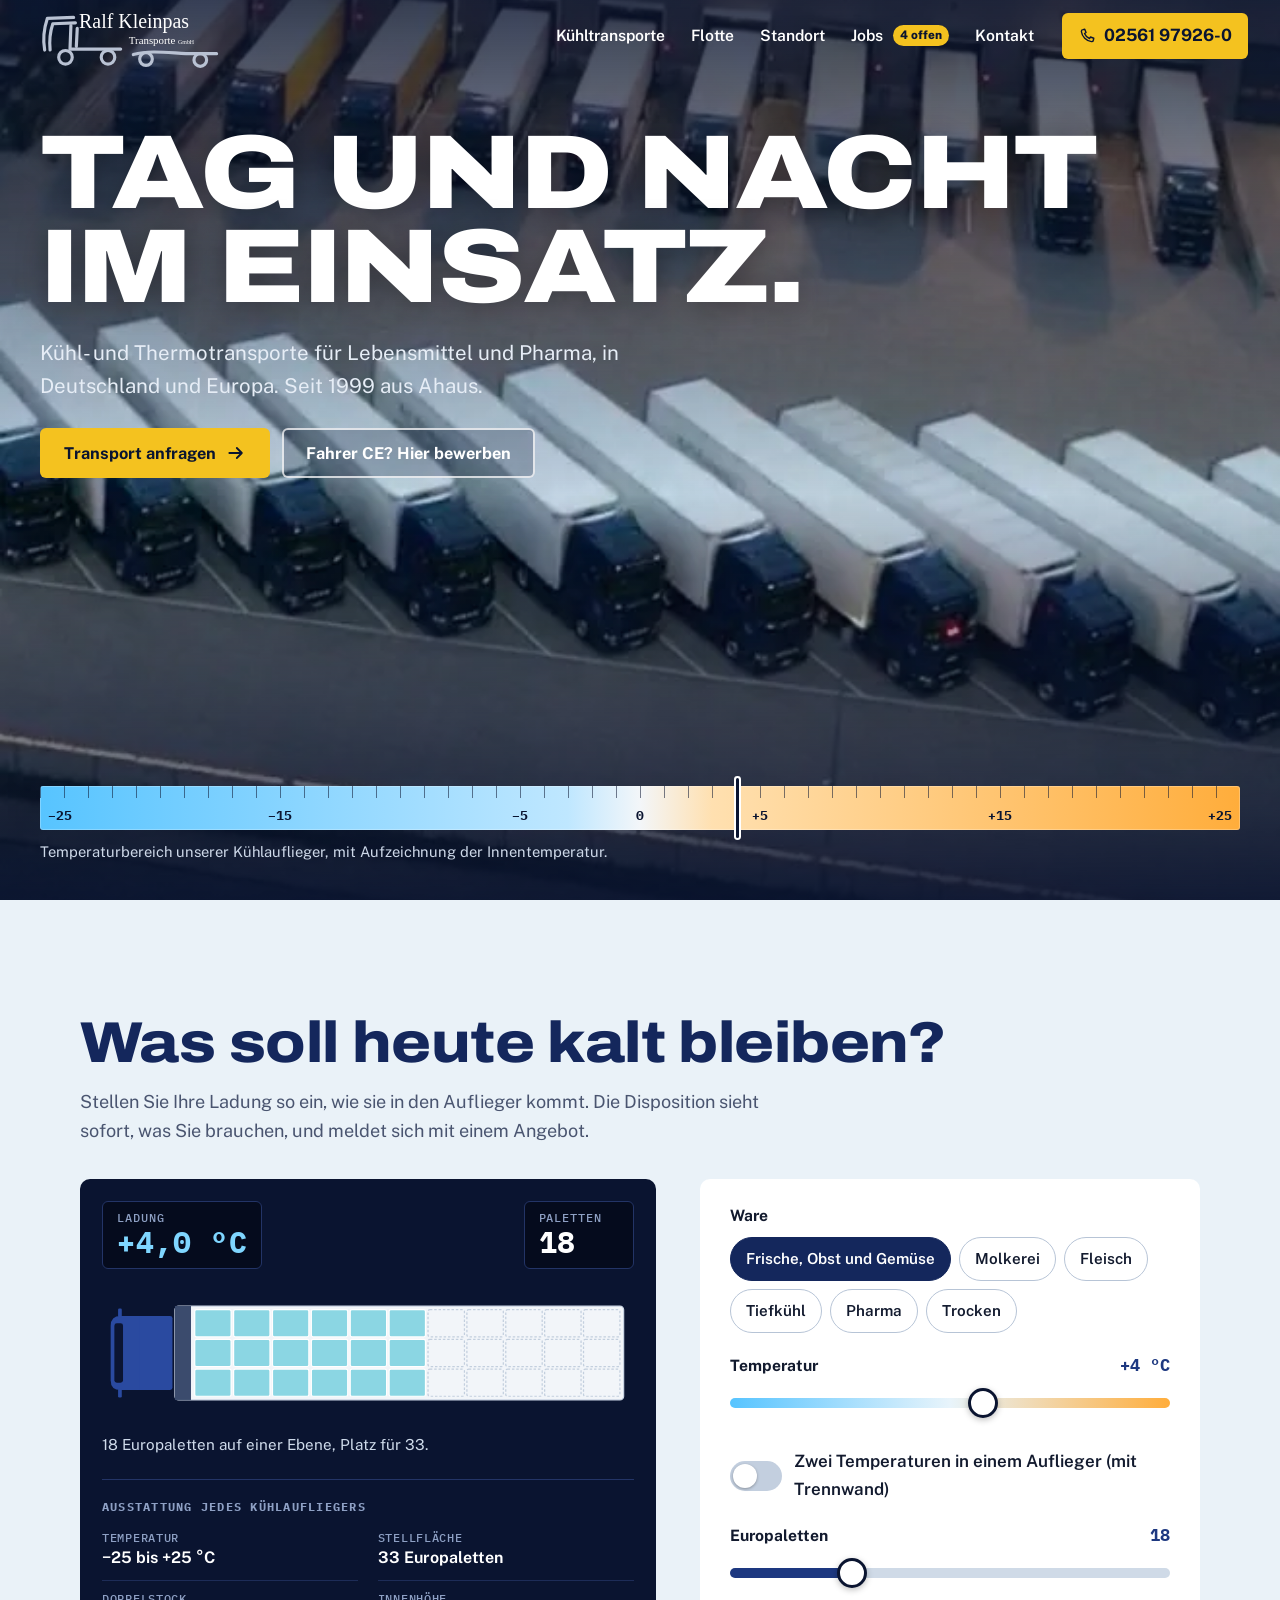
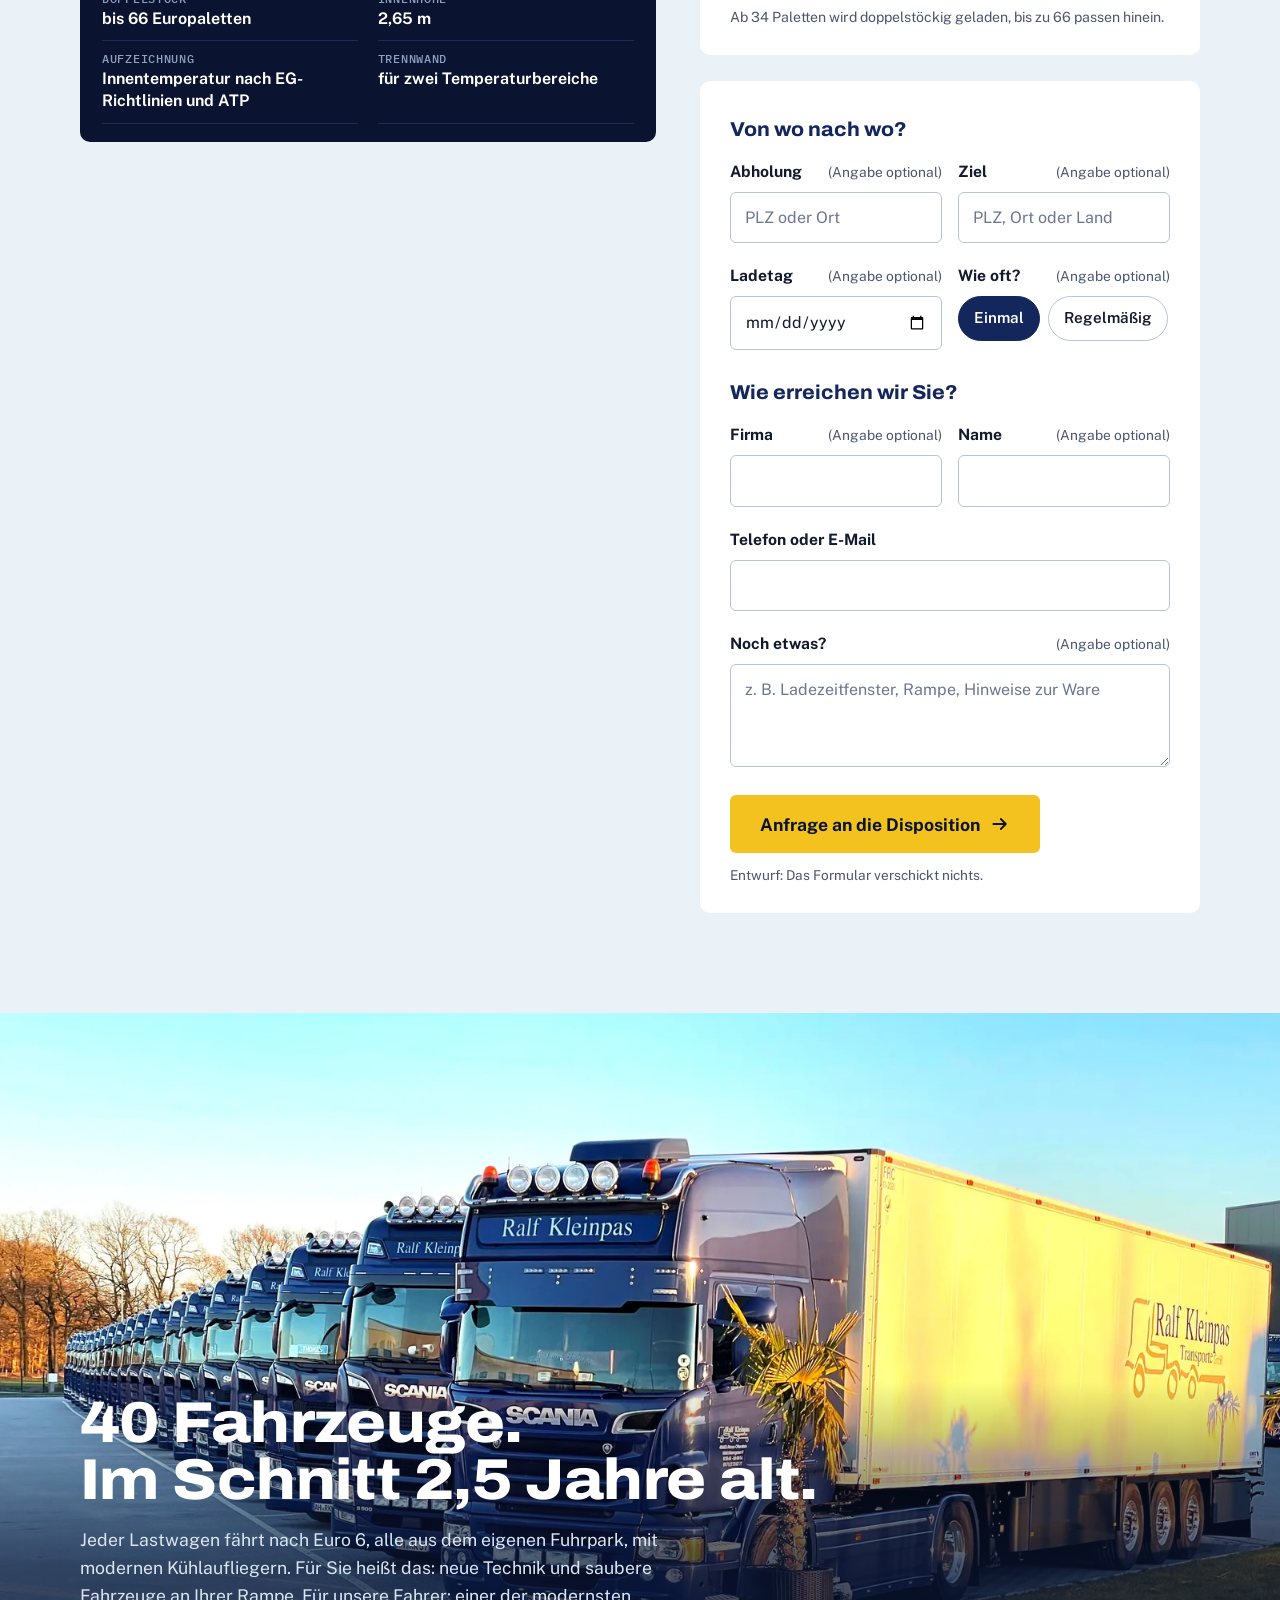
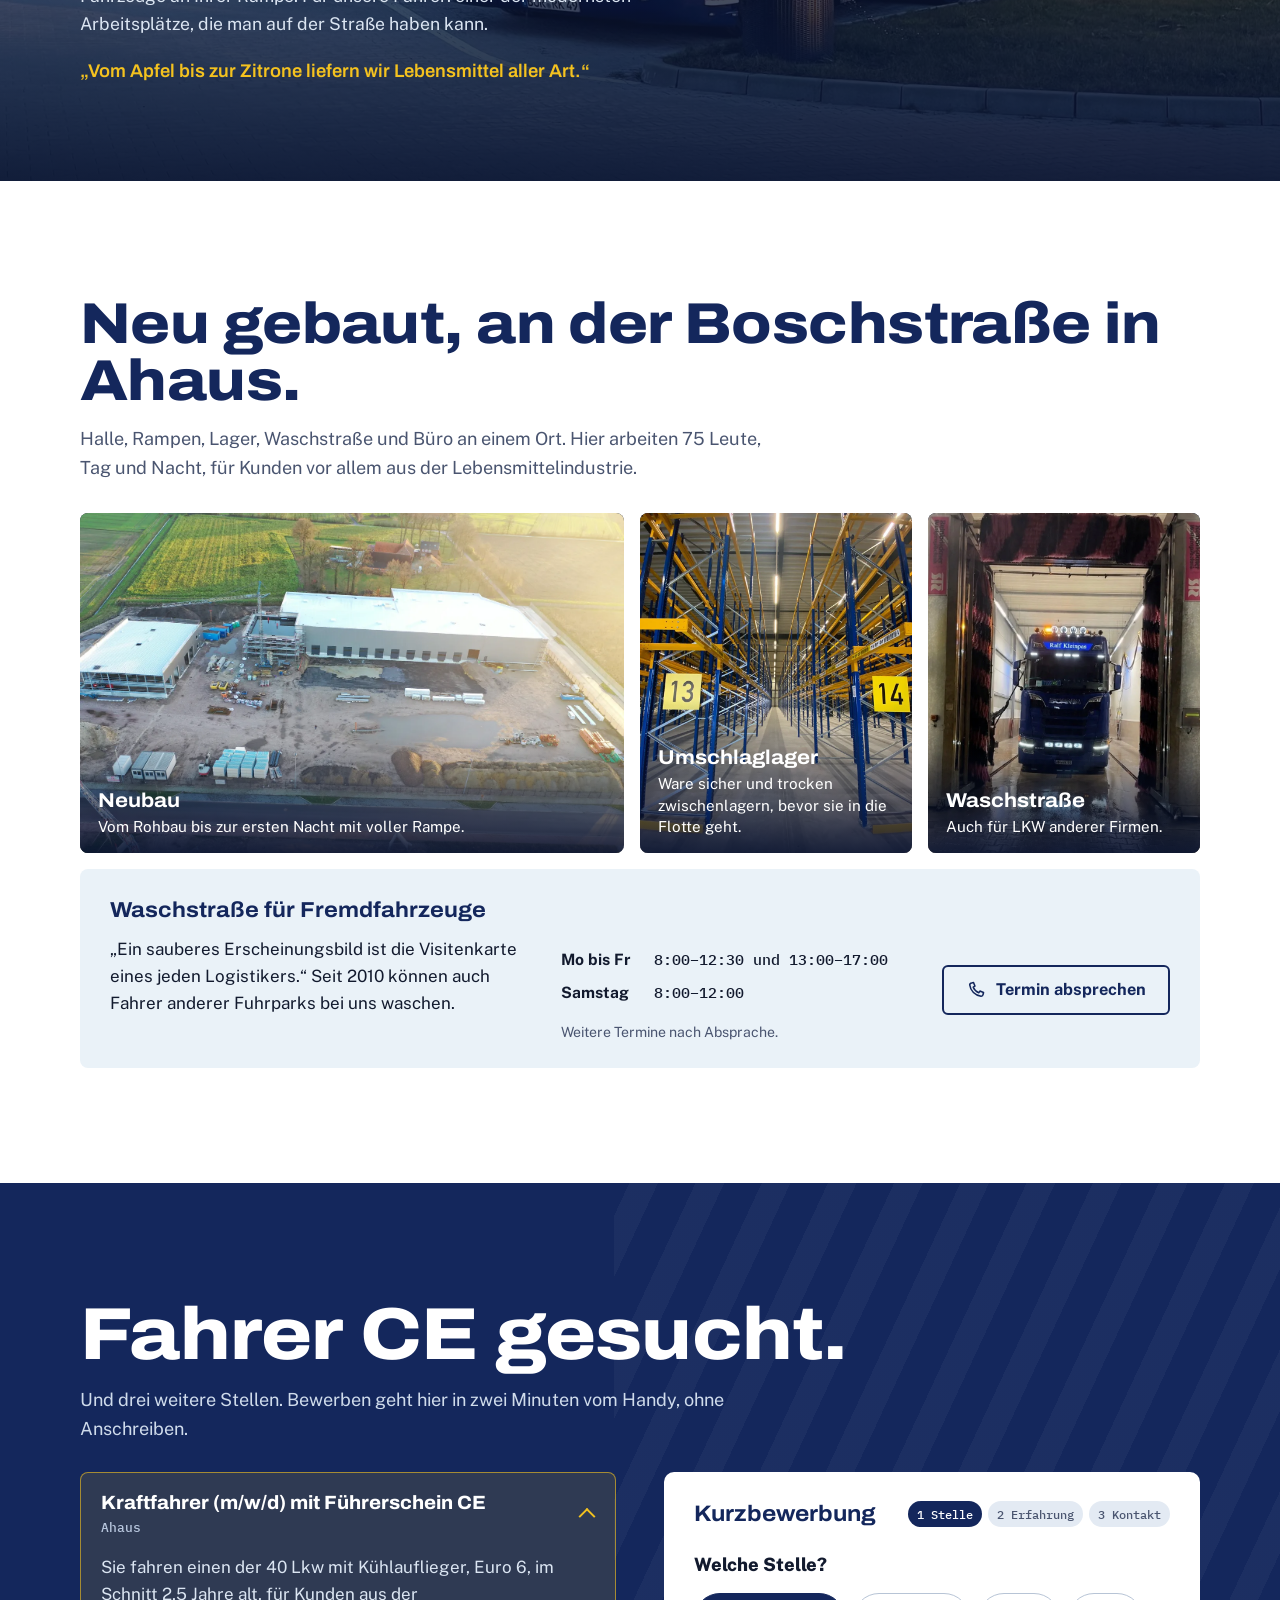
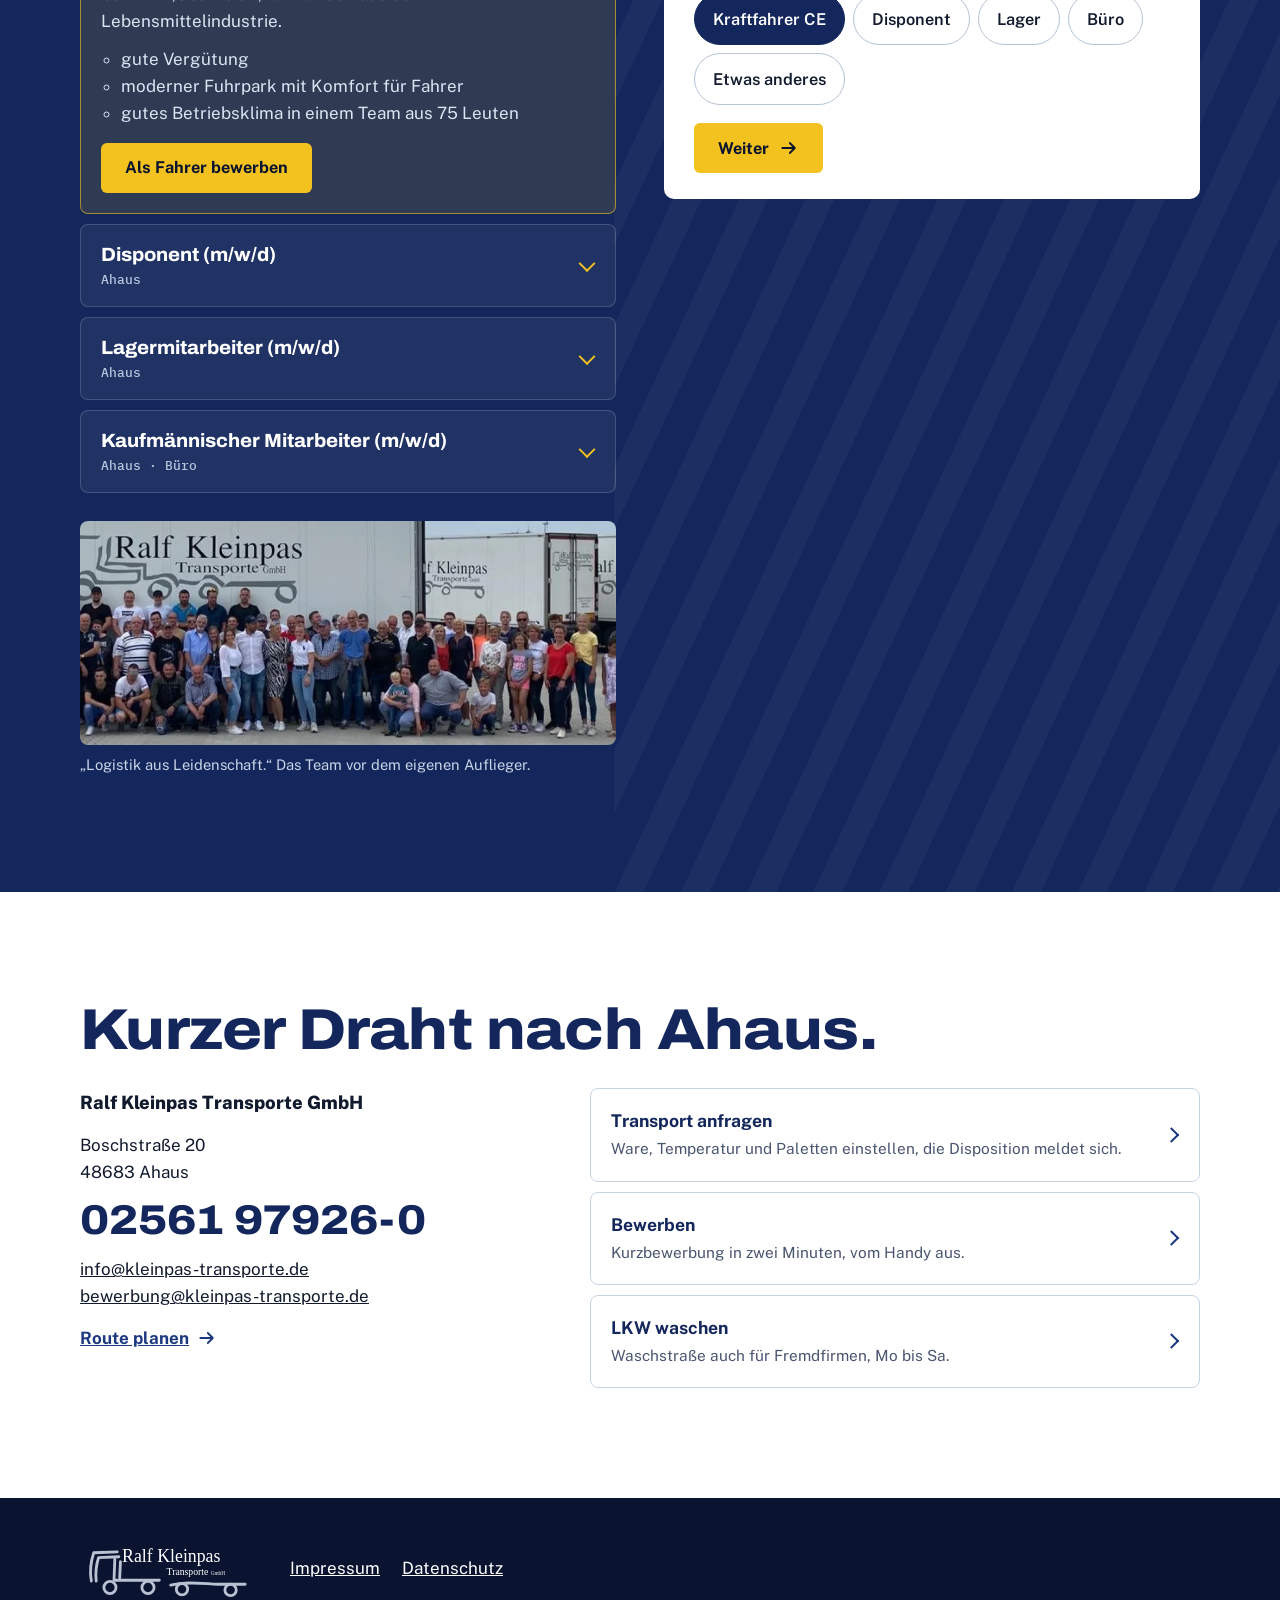
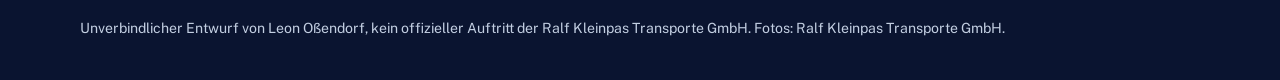
<file: index.html>
<!doctype html>
<html lang="de-DE">
<head>
<meta charset="utf-8">
<meta name="viewport" content="width=device-width, initial-scale=1">
<meta name="robots" content="noindex,nofollow">
<title>Ralf Kleinpas Transporte GmbH, Ahaus · Kühl- und Thermotransporte (Entwurf)</title>
<meta name="description" content="Kühl- und Thermotransporte für Lebensmittel und Pharma, national und international. Seit 1999 aus Ahaus. Unverbindlicher Entwurf.">
<link rel="icon" href="img/favicon.svg" type="image/svg+xml">
<link rel="preload" href="fonts/archivo-var.woff2" as="font" type="font/woff2" crossorigin>
<link rel="preload" href="img/standort-abend.webp" as="image" media="(min-width: 760px)">
<link rel="stylesheet" href="css/site.css?v=4">
</head>
<body>
<a class="springen" href="#inhalt">Zum Inhalt springen</a>

<svg width="0" height="0" style="position:absolute" aria-hidden="true">
  <symbol id="marke" viewBox="0 0 420 150">
    <g fill="none" stroke="currentColor" stroke-width="7" stroke-linecap="round" stroke-linejoin="round" class="marke-zug">
      <path d="M28 106 C24 84 26 60 34 36 L92 34"/>
      <path d="M40 106 C38 86 40 66 46 48 L96 46"/>
      <path d="M86 52 L84 104 L196 104"/>
      <path d="M100 58 L98 98"/>
      <path d="M224 116 C260 106 300 112 340 114 L408 114"/>
      <circle cx="74" cy="122" r="15"/><circle cx="168" cy="122" r="15"/><circle cx="252" cy="126" r="14"/><circle cx="372" cy="128" r="14"/>
    </g>
    <text x="104" y="58" class="marke-name">Ralf Kleinpas</text>
    <text x="214" y="92" class="marke-zusatz">Transporte <tspan class="marke-gmbh">GmbH</tspan></text>
  </symbol>
  <symbol id="pfeil" viewBox="0 0 24 24"><path d="M4 12h15m-6-6 6 6-6 6" fill="none" stroke="currentColor" stroke-width="2.2" stroke-linecap="round" stroke-linejoin="round"/></symbol>
  <symbol id="tel" viewBox="0 0 24 24"><path d="M6.6 3.5 9 3l1.7 4.3-2 1.4a12 12 0 0 0 6.6 6.6l1.4-2L21 15l-.5 2.4A2.4 2.4 0 0 1 18 19.5 15.5 15.5 0 0 1 4.5 6 2.4 2.4 0 0 1 6.6 3.5Z" fill="none" stroke="currentColor" stroke-width="1.9" stroke-linejoin="round"/></symbol>
</svg>

<header class="kopf" id="kopf">
  <div class="kopf__innen">
    <a class="kopf__marke" href="./" aria-label="Ralf Kleinpas Transporte GmbH, zur Startseite">
      <svg class="marke" role="img" aria-hidden="true"><use href="#marke"/></svg>
    </a>
    <nav class="kopf__nav" aria-label="Hauptmenü">
      <a href="#kuehlkette">Kühltransporte</a>
      <a href="#flotte">Flotte</a>
      <a href="#standort">Standort</a>
      <a href="#jobs" class="kopf__jobs">Jobs <span class="zahl">4 offen</span></a>
      <a href="#kontakt">Kontakt</a>
    </nav>
    <a class="kopf__tel" href="tel:+492561979260"><svg aria-hidden="true"><use href="#tel"/></svg><span>02561 97926-0</span></a>
    <button class="kopf__menue" type="button" aria-expanded="false" aria-controls="handymenue">Menü</button>
  </div>
  <nav class="handymenue" id="handymenue" aria-label="Menü" hidden>
    <a href="#kuehlkette">Kühltransporte</a>
    <a href="#flotte">Flotte</a>
    <a href="#standort">Standort Ahaus</a>
    <a href="#jobs">Jobs <span class="zahl">4 offen</span></a>
    <a href="#kontakt">Kontakt</a>
    <a href="tel:+492561979260" class="handymenue__tel">02561 97926-0 anrufen</a>
  </nav>
</header>

<main id="inhalt">

<section class="held" aria-labelledby="held-titel">
  <picture class="held__bild">
    <source media="(max-width: 759px)" srcset="img/standort-abend-hoch.webp" type="image/webp">
    <source srcset="img/standort-abend.webp" type="image/webp">
    <img src="img/standort-abend.jpg" width="1632" height="1088" alt="Der Betriebshof an der Boschstraße in Ahaus in der Abenddämmerung: Halle mit beleuchteten Laderampen, davor über vierzig Sattelzüge mit weißen Kühlaufliegern in Reihe.">
  </picture>
  <div class="held__text">
    <h1 id="held-titel" class="held__titel">Tag und Nacht<br>im Einsatz.</h1>
    <p class="held__satz">Kühl- und Thermotransporte für Lebensmittel und Pharma, in Deutschland und Europa. Seit 1999 aus Ahaus.</p>
    <div class="held__wege">
      <a class="knopf knopf--gelb" href="#kuehlkette">Transport anfragen <svg aria-hidden="true"><use href="#pfeil"/></svg></a>
      <a class="knopf knopf--hell" href="#jobs">Fahrer CE? Hier bewerben</a>
    </div>
  </div>
  <div class="skala" aria-label="Temperaturbereich unserer Kühlauflieger: minus 25 bis plus 25 Grad Celsius">
    <div class="skala__band" aria-hidden="true">
      <span style="--p:0%">−25</span><span style="--p:20%">−15</span><span style="--p:40%">−5</span><span style="--p:50%">0</span><span style="--p:60%">+5</span><span style="--p:80%">+15</span><span style="--p:100%">+25</span>
      <i class="skala__marke"></i>
    </div>
    <p class="skala__text">Temperaturbereich unserer Kühlauflieger, mit Aufzeichnung der Innentemperatur.</p>
  </div>
</section>

<section class="kette" id="kuehlkette" aria-labelledby="kette-titel">
  <div class="innen kette__kopf">
    <h2 id="kette-titel" class="titel">Was soll heute kalt bleiben?</h2>
    <p class="vorspann">Stellen Sie Ihre Ladung so ein, wie sie in den Auflieger kommt. Die Disposition sieht sofort, was Sie brauchen, und meldet sich mit einem Angebot.</p>
  </div>

  <form class="planer innen" id="planer" novalidate>
    <div class="planer__buehne">
      <div class="anzeige" aria-hidden="true">
        <div class="anzeige__feld"><span class="anzeige__name" id="zone1-name">Ladung</span><output class="anzeige__wert" id="anz1">+4,0&nbsp;°C</output></div>
        <div class="anzeige__feld anzeige__feld--zwei" id="anz2-feld" hidden><span class="anzeige__name">Zone hinten</span><output class="anzeige__wert" id="anz2">−18,0&nbsp;°C</output></div>
        <div class="anzeige__feld anzeige__feld--klein"><span class="anzeige__name">Paletten</span><output class="anzeige__wert" id="anzp">18</output></div>
      </div>
      <svg class="auflieger" id="auflieger" viewBox="0 0 860 220" role="img" aria-labelledby="auflieger-text">
        <title id="auflieger-text">Draufsicht auf einen Kühlauflieger mit 33 Palettenplätzen</title>
        <g class="auflieger__zug"><rect x="44" y="50" width="70" height="120" rx="4"/><path d="M14 66 Q14 50 30 50 H60 V170 H30 Q14 170 14 154 Z"/><rect x="20" y="62" width="14" height="96" rx="4" class="auflieger__scheibe"/><rect x="26" y="38" width="6" height="14" rx="2"/><rect x="26" y="168" width="6" height="14" rx="2"/></g>
        <rect x="118" y="34" width="726" height="152" rx="6" class="auflieger__kasten"/>
        <rect x="118" y="34" width="26" height="152" class="auflieger__aggregat"/>
        <g id="paletten"></g>
        <line id="trennwand" x1="0" y1="30" x2="0" y2="190" class="auflieger__wand" hidden/>
      </svg>
      <p class="planer__hinweis" id="planer-hinweis">18 Europaletten auf einer Ebene, Platz für 33.</p>
  <div class="typenschild" aria-labelledby="schild-titel">
        <h3 id="schild-titel" class="typenschild__titel">Ausstattung jedes Kühlaufliegers</h3>
        <dl class="typenschild__liste">
          <div><dt>Temperatur</dt><dd>−25 bis +25&nbsp;°C</dd></div>
          <div><dt>Stellfläche</dt><dd>33 Europaletten</dd></div>
          <div><dt>Doppelstock</dt><dd>bis 66 Europaletten</dd></div>
          <div><dt>Innenhöhe</dt><dd>2,65 m</dd></div>
          <div><dt>Aufzeichnung</dt><dd>Innentemperatur nach EG-Richtlinien und ATP</dd></div>
          <div><dt>Trennwand</dt><dd>für zwei Temperaturbereiche</dd></div>
        </dl>
      </div>
    </div>

    <div class="planer__regler">
      <fieldset class="feld">
        <legend>Ware</legend>
        <div class="chips" data-gruppe="ware">
          <label><input type="radio" name="ware" value="Frische, Obst und Gemüse" data-temp="4" checked><span>Frische, Obst und Gemüse</span></label>
          <label><input type="radio" name="ware" value="Molkereiprodukte" data-temp="6"><span>Molkerei</span></label>
          <label><input type="radio" name="ware" value="Fleisch und Wurst" data-temp="2"><span>Fleisch</span></label>
          <label><input type="radio" name="ware" value="Tiefkühlware" data-temp="-20"><span>Tiefkühl</span></label>
          <label><input type="radio" name="ware" value="Pharma" data-temp="20"><span>Pharma</span></label>
          <label><input type="radio" name="ware" value="Trockenware" data-temp="18"><span>Trocken</span></label>
        </div>
      </fieldset>

      <div class="feld">
        <label for="temp1" class="feld__name">Temperatur <output for="temp1" id="temp1-wert">+4&nbsp;°C</output></label>
        <input type="range" id="temp1" name="temperatur" min="-25" max="25" step="1" value="4" class="regler regler--temp">
      </div>

      <label class="schalter">
        <input type="checkbox" id="trennwand-an" name="trennwand">
        <span class="schalter__knopf" aria-hidden="true"></span>
        <span>Zwei Temperaturen in einem Auflieger (mit Trennwand)</span>
      </label>
      <div class="feld" id="temp2-feld" hidden>
        <label for="temp2" class="feld__name">Zone hinten <output for="temp2" id="temp2-wert">−18&nbsp;°C</output></label>
        <input type="range" id="temp2" name="temperatur_hinten" min="-25" max="25" step="1" value="-18" class="regler regler--temp">
      </div>

      <div class="feld">
        <label for="paletten-zahl" class="feld__name">Europaletten <output for="paletten-zahl" id="paletten-wert">18</output></label>
        <input type="range" id="paletten-zahl" name="paletten" min="1" max="66" step="1" value="18" class="regler">
        <p class="feld__klein">Ab 34 Paletten wird doppelstöckig geladen, bis zu 66 passen hinein.</p>
      </div>
    </div>

    <div class="planer__fahrt">
      <h3 class="untertitel">Von wo nach wo?</h3>
      <div class="raster2">
        <div class="feld"><label for="von" class="feld__name">Abholung <span class="opt">(Angabe optional)</span></label><input id="von" name="von" type="text" autocomplete="off" placeholder="PLZ oder Ort"></div>
        <div class="feld"><label for="nach" class="feld__name">Ziel <span class="opt">(Angabe optional)</span></label><input id="nach" name="nach" type="text" autocomplete="off" placeholder="PLZ, Ort oder Land"></div>
        <div class="feld"><label for="ladetag" class="feld__name">Ladetag <span class="opt">(Angabe optional)</span></label><input id="ladetag" name="ladetag" type="date"></div>
        <fieldset class="feld">
          <legend class="feld__name">Wie oft? <span class="opt">(Angabe optional)</span></legend>
          <div class="chips chips--klein">
            <label><input type="radio" name="haeufigkeit" value="einmalig" checked><span>Einmal</span></label>
            <label><input type="radio" name="haeufigkeit" value="regelmäßig"><span>Regelmäßig</span></label>
          </div>
        </fieldset>
      </div>
      <h3 class="untertitel">Wie erreichen wir Sie?</h3>
      <div class="raster2">
        <div class="feld"><label for="firma" class="feld__name">Firma <span class="opt">(Angabe optional)</span></label><input id="firma" name="firma" type="text" autocomplete="organization"></div>
        <div class="feld"><label for="a-name" class="feld__name">Name <span class="opt">(Angabe optional)</span></label><input id="a-name" name="name" type="text" autocomplete="name"></div>
        <div class="feld feld--breit"><label for="a-kontakt" class="feld__name">Telefon oder E-Mail</label><input id="a-kontakt" name="kontakt" type="text" autocomplete="email" required aria-describedby="a-kontakt-fehler"><p class="fehler" id="a-kontakt-fehler" hidden>Bitte eine Telefonnummer oder E-Mail-Adresse angeben, damit die Disposition antworten kann.</p></div>
        <div class="feld feld--breit"><label for="a-text" class="feld__name">Noch etwas? <span class="opt">(Angabe optional)</span></label><textarea id="a-text" name="nachricht" rows="3" placeholder="z. B. Ladezeitfenster, Rampe, Hinweise zur Ware"></textarea></div>
      </div>
      <button class="knopf knopf--gelb knopf--gross" type="submit">Anfrage an die Disposition <svg aria-hidden="true"><use href="#pfeil"/></svg></button>
      <p class="demo-hinweis">Entwurf: Das Formular verschickt nichts.</p>
    </div>

    <div class="bestaetigung" id="planer-ok" tabindex="-1" hidden>
      <p class="bestaetigung__kopf">Anfrage ist bei der Disposition.</p>
      <p id="planer-zusammenfassung"></p>
      <p class="bestaetigung__klein">So würde es auf der fertigen Seite laufen: Die Anfrage landet mit allen Angaben als E-Mail bei der Disposition in Ahaus, und Sie bekommen eine kurze Eingangsbestätigung. Im Entwurf wird nichts verschickt.</p>
      <button type="button" class="knopf knopf--rahmen" id="planer-neu">Weitere Anfrage</button>
    </div>
  </form>

</section>

<section class="flotte" id="flotte" aria-labelledby="flotte-titel">
  <picture class="flotte__bild">
    <source srcset="img/flotte.webp" type="image/webp">
    <img src="img/flotte.jpg" width="1600" height="961" loading="lazy" alt="Lange Reihe dunkelblauer Scania-Sattelzüge mit der Aufschrift Ralf Kleinpas auf dem Betriebshof.">
  </picture>
  <div class="flotte__text innen">
    <h2 id="flotte-titel" class="titel titel--hell">40 Fahrzeuge.<br>Im Schnitt 2,5 Jahre alt.</h2>
    <p>Jeder Lastwagen fährt nach Euro 6, alle aus dem eigenen Fuhrpark, mit modernen Kühlaufliegern. Für Sie heißt das: neue Technik und saubere Fahrzeuge an Ihrer Rampe. Für unsere Fahrer: einer der modernsten Arbeitsplätze, die man auf der Straße haben kann.</p>
    <p class="flotte__zitat">„Vom Apfel bis zur Zitrone liefern wir Lebensmittel aller Art.“</p>
  </div>
</section>

<section class="standort innen" id="standort" aria-labelledby="standort-titel">
  <div class="standort__kopf">
    <h2 id="standort-titel" class="titel">Neu gebaut, an der Boschstraße in Ahaus.</h2>
    <p class="vorspann">Halle, Rampen, Lager, Waschstraße und Büro an einem Ort. Hier arbeiten 75 Leute, Tag und Nacht, für Kunden vor allem aus der Lebensmittelindustrie.</p>
  </div>
  <div class="standort__raster">
    <figure class="kachel kachel--gross">
      <picture><source srcset="img/neubau-bau.webp" type="image/webp"><img src="img/neubau-bau.jpg" width="1400" height="933" loading="lazy" alt="Luftaufnahme der Baustelle: die neue Halle im Rohbau, daneben das Bürogebäude, rundherum Felder."></picture>
      <figcaption><strong>Neubau</strong> Vom Rohbau bis zur ersten Nacht mit voller Rampe.</figcaption>
    </figure>
    <figure class="kachel">
      <picture><source srcset="img/lager-regal.webp" type="image/webp"><img src="img/lager-regal.jpg" width="900" height="1200" loading="lazy" alt="Lange Gasse zwischen neuen blau-gelben Palettenregalen in der Halle."></picture>
      <figcaption><strong>Umschlaglager</strong> Ware sicher und trocken zwischenlagern, bevor sie in die Flotte geht.</figcaption>
    </figure>
    <figure class="kachel">
      <picture><source srcset="img/waschstrasse.webp" type="image/webp"><img src="img/waschstrasse.jpg" width="834" height="942" loading="lazy" alt="Ein dunkelblauer Scania mit Kleinpas-Schriftzug fährt in die LKW-Waschstraße."></picture>
      <figcaption><strong>Waschstraße</strong> Auch für LKW anderer Firmen.</figcaption>
    </figure>
  </div>

  <aside class="wasch" aria-labelledby="wasch-titel">
    <h3 id="wasch-titel">Waschstraße für Fremdfahrzeuge</h3>
    <p>„Ein sauberes Erscheinungsbild ist die Visitenkarte eines jeden Logistikers.“ Seit 2010 können auch Fahrer anderer Fuhrparks bei uns waschen.</p>
    <table class="zeiten">
      <caption class="nur-vorlesen">Öffnungszeiten der Waschstraße</caption>
      <tr><th scope="row">Mo bis Fr</th><td>8:00–12:30 und 13:00–17:00</td></tr>
      <tr><th scope="row">Samstag</th><td>8:00–12:00</td></tr>
    </table>
    <p class="feld__klein">Weitere Termine nach Absprache.</p>
    <a class="knopf knopf--rahmen" href="tel:+492561979260"><svg aria-hidden="true"><use href="#tel"/></svg> Termin absprechen</a>
  </aside>
</section>

<section class="jobs" id="jobs" aria-labelledby="jobs-titel">
  <div class="innen jobs__innen">
    <div class="jobs__kopf">
      <h2 id="jobs-titel" class="titel titel--hell">Fahrer CE gesucht.</h2>
      <p class="vorspann vorspann--hell">Und drei weitere Stellen. Bewerben geht hier in zwei Minuten vom Handy, ohne Anschreiben.</p>
    </div>

    <ul class="stellen" role="list">
      <li class="stelle stelle--top">
        <details open>
          <summary><span class="stelle__name">Kraftfahrer (m/w/d) mit Führerschein CE</span><span class="stelle__art">Ahaus</span></summary>
          <div class="stelle__mehr">
            <p>Sie fahren einen der 40 Lkw mit Kühlauflieger, Euro 6, im Schnitt 2,5 Jahre alt, für Kunden aus der Lebensmittelindustrie.</p>
            <ul><li>gute Vergütung</li><li>moderner Fuhrpark mit Komfort für Fahrer</li><li>gutes Betriebsklima in einem Team aus 75 Leuten</li></ul>
            <button type="button" class="knopf knopf--gelb" data-stelle="Kraftfahrer CE">Als Fahrer bewerben</button>
          </div>
        </details>
      </li>
      <li class="stelle">
        <details>
          <summary><span class="stelle__name">Disponent (m/w/d)</span><span class="stelle__art">Ahaus</span></summary>
          <div class="stelle__mehr"><p>Sie planen Touren für Kühl- und Thermotransporte, national und international, und sind der direkte Draht zu Fahrern und Kunden.</p><button type="button" class="knopf knopf--gelb" data-stelle="Disponent">Als Disponent bewerben</button></div>
        </details>
      </li>
      <li class="stelle">
        <details>
          <summary><span class="stelle__name">Lagermitarbeiter (m/w/d)</span><span class="stelle__art">Ahaus</span></summary>
          <div class="stelle__mehr"><p>Umschlag und Zwischenlagerung in der Halle an der Boschstraße, Be- und Entladen an den Rampen.</p><button type="button" class="knopf knopf--gelb" data-stelle="Lager">Fürs Lager bewerben</button></div>
        </details>
      </li>
      <li class="stelle">
        <details>
          <summary><span class="stelle__name">Kaufmännischer Mitarbeiter (m/w/d)</span><span class="stelle__art">Ahaus · Büro</span></summary>
          <div class="stelle__mehr"><p>Im Büro am neuen Standort an der Boschstraße.</p><button type="button" class="knopf knopf--gelb" data-stelle="Büro">Fürs Büro bewerben</button></div>
        </details>
      </li>
    </ul>

    <form class="bewerbung" id="bewerbung" novalidate aria-labelledby="bew-titel">
      <div class="bewerbung__kopf">
        <h3 id="bew-titel">Kurzbewerbung</h3>
        <ol class="schritte" aria-label="Fortschritt">
          <li class="ist" data-s="1">Stelle</li><li data-s="2">Erfahrung</li><li data-s="3">Kontakt</li>
        </ol>
      </div>

      <fieldset class="schritt" data-schritt="1">
        <legend class="schritt__frage">Welche Stelle?</legend>
        <div class="chips chips--gross">
          <label><input type="radio" name="stelle" value="Kraftfahrer CE" checked><span>Kraftfahrer CE</span></label>
          <label><input type="radio" name="stelle" value="Disponent"><span>Disponent</span></label>
          <label><input type="radio" name="stelle" value="Lager"><span>Lager</span></label>
          <label><input type="radio" name="stelle" value="Büro"><span>Büro</span></label>
          <label><input type="radio" name="stelle" value="Initiativ"><span>Etwas anderes</span></label>
        </div>
        <button type="button" class="knopf knopf--gelb weiter">Weiter <svg aria-hidden="true"><use href="#pfeil"/></svg></button>
      </fieldset>

      <fieldset class="schritt" data-schritt="2" hidden>
        <legend class="schritt__frage">Kurz zu Ihnen</legend>
        <div class="feld nur-fahrer">
          <span class="feld__name" id="fs-name">Führerschein CE</span>
          <div class="chips" role="radiogroup" aria-labelledby="fs-name">
            <label><input type="radio" name="fuehrerschein" value="ja, mit Fahrerkarte und Modulen" checked><span>Ja, alles da</span></label>
            <label><input type="radio" name="fuehrerschein" value="ja, Module fehlen"><span>Ja, Module fehlen</span></label>
            <label><input type="radio" name="fuehrerschein" value="noch nicht"><span>Noch nicht</span></label>
          </div>
        </div>
        <div class="feld">
          <span class="feld__name" id="erf-name">Erfahrung im Beruf</span>
          <div class="chips" role="radiogroup" aria-labelledby="erf-name">
            <label><input type="radio" name="erfahrung" value="Einsteiger"><span>Einsteiger</span></label>
            <label><input type="radio" name="erfahrung" value="1 bis 5 Jahre" checked><span>1 bis 5 Jahre</span></label>
            <label><input type="radio" name="erfahrung" value="über 5 Jahre"><span>Über 5 Jahre</span></label>
          </div>
        </div>
        <div class="feld">
          <span class="feld__name" id="ab-name">Starten ab</span>
          <div class="chips" role="radiogroup" aria-labelledby="ab-name">
            <label><input type="radio" name="start" value="sofort" checked><span>Sofort</span></label>
            <label><input type="radio" name="start" value="in 1 bis 3 Monaten"><span>In 1 bis 3 Monaten</span></label>
            <label><input type="radio" name="start" value="später"><span>Später</span></label>
          </div>
        </div>
        <div class="schritt__knoepfe"><button type="button" class="knopf knopf--leise zurueck">Zurück</button><button type="button" class="knopf knopf--gelb weiter">Weiter <svg aria-hidden="true"><use href="#pfeil"/></svg></button></div>
      </fieldset>

      <fieldset class="schritt" data-schritt="3" hidden>
        <legend class="schritt__frage">Wie erreichen wir Sie?</legend>
        <div class="feld"><label for="b-name" class="feld__name">Name <span class="opt">(Angabe optional)</span></label><input id="b-name" name="name" type="text" autocomplete="name"></div>
        <div class="feld"><label for="b-kontakt" class="feld__name">Handynummer oder E-Mail</label><input id="b-kontakt" name="kontakt" type="text" autocomplete="tel" inputmode="text" required aria-describedby="b-kontakt-fehler"><p class="fehler" id="b-kontakt-fehler" hidden>Bitte eine Nummer oder E-Mail-Adresse angeben, damit wir uns melden können.</p></div>
        <div class="feld"><label for="b-datei" class="feld__name">Lebenslauf oder Foto vom Führerschein <span class="opt">(Angabe optional)</span></label><input id="b-datei" name="datei" type="file" accept=".pdf,.jpg,.jpeg,.png,.heic"></div>
        <div class="schritt__knoepfe"><button type="button" class="knopf knopf--leise zurueck">Zurück</button><button type="submit" class="knopf knopf--gelb">Bewerbung abschicken</button></div>
        <p class="demo-hinweis demo-hinweis--hell">Entwurf: Das Formular verschickt nichts.</p>
      </fieldset>

      <div class="bestaetigung bestaetigung--dunkel" id="bew-ok" tabindex="-1" hidden>
        <p class="bestaetigung__kopf">Danke, Ihre Bewerbung ist da.</p>
        <p id="bew-zusammenfassung"></p>
        <p class="bestaetigung__klein">Auf der fertigen Seite käme die Bewerbung als E-Mail an bewerbung@kleinpas-transporte.de, und das Team meldet sich bei Ihnen. Im Entwurf wird nichts verschickt.</p>
      </div>
    </form>

    <figure class="team">
      <picture><source srcset="img/team.webp" type="image/webp"><img src="img/team.jpg" width="910" height="380" alt="Gruppenfoto der Belegschaft mit Familien vor einem weißen Kühlauflieger mit Kleinpas-Schriftzug."></picture>
      <figcaption>„Logistik aus Leidenschaft.“ Das Team vor dem eigenen Auflieger.</figcaption>
    </figure>
  </div>
</section>

<section class="kontakt innen" id="kontakt" aria-labelledby="kontakt-titel">
  <h2 id="kontakt-titel" class="titel">Kurzer Draht nach Ahaus.</h2>
  <div class="kontakt__raster">
    <div class="kontakt__karte">
      <p class="kontakt__name">Ralf Kleinpas Transporte GmbH</p>
      <p>Boschstraße 20<br>48683 Ahaus</p>
      <p><a class="kontakt__gross" href="tel:+492561979260">02561 97926-0</a></p>
      <p><a href="mailto:info@kleinpas-transporte.de">info@kleinpas-transporte.de</a><br><a href="mailto:bewerbung@kleinpas-transporte.de">bewerbung@kleinpas-transporte.de</a></p>
      <p><a class="pfeil-link" href="https://www.google.com/maps/search/?api=1&amp;query=Boschstra%C3%9Fe+20+48683+Ahaus" rel="noopener">Route planen <svg aria-hidden="true"><use href="#pfeil"/></svg></a></p>
    </div>
    <div class="kontakt__wege">
      <a class="weg" href="#kuehlkette"><strong>Transport anfragen</strong><span>Ware, Temperatur und Paletten einstellen, die Disposition meldet sich.</span></a>
      <a class="weg" href="#jobs"><strong>Bewerben</strong><span>Kurzbewerbung in zwei Minuten, vom Handy aus.</span></a>
      <a class="weg" href="#standort"><strong>LKW waschen</strong><span>Waschstraße auch für Fremdfirmen, Mo bis Sa.</span></a>
    </div>
  </div>
</section>

</main>

<footer class="fuss">
  <div class="innen fuss__innen">
    <svg class="marke marke--fuss" role="img" aria-label="Ralf Kleinpas Transporte GmbH"><use href="#marke"/></svg>
    <nav aria-label="Rechtliches"><a href="impressum.html">Impressum</a><a href="datenschutz.html">Datenschutz</a></nav>
    <p class="fuss__entwurf">Unverbindlicher Entwurf von Leon Oßendorf, kein offizieller Auftritt der Ralf Kleinpas Transporte GmbH. Fotos: Ralf Kleinpas Transporte GmbH.</p>
  </div>
</footer>

<nav class="leiste" aria-label="Schnellzugriff">
  <a href="tel:+492561979260"><svg aria-hidden="true"><use href="#tel"/></svg>Anrufen</a>
  <a href="#kuehlkette">Anfrage</a>
  <a href="#jobs" class="leiste__gelb">Bewerben</a>
</nav>

<script src="js/site.js?v=3" defer></script>
</body>
</html>
</file>
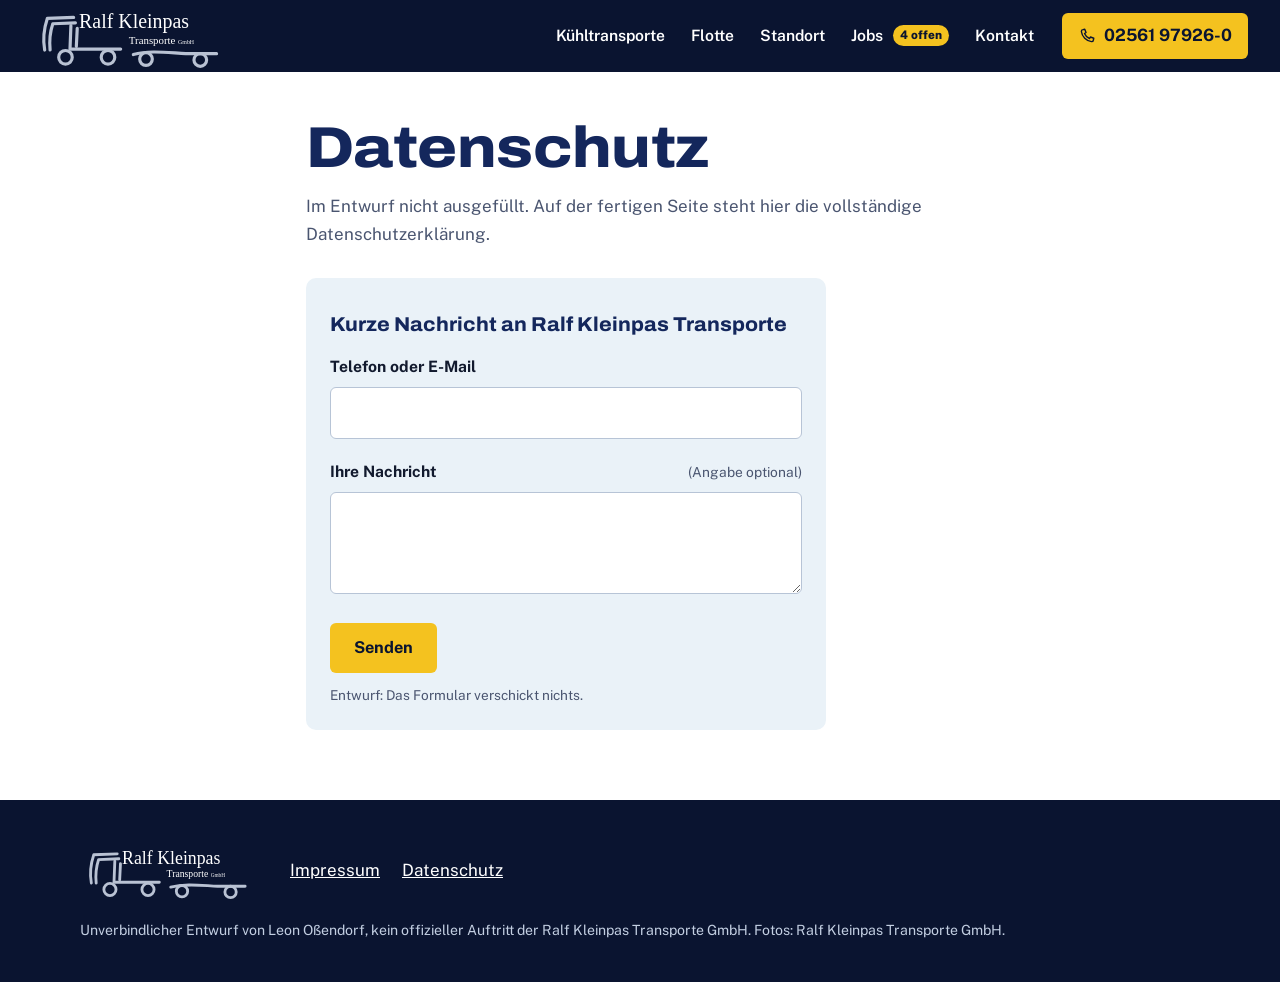
<file: datenschutz.html>
<!doctype html>
<html lang="de-DE">
<head>
<meta charset="utf-8">
<meta name="viewport" content="width=device-width, initial-scale=1">
<meta name="robots" content="noindex,nofollow">
<title>Datenschutz · Ralf Kleinpas Transporte GmbH (Entwurf)</title>
<meta name="description" content="Kühl- und Thermotransporte für Lebensmittel und Pharma, national und international. Seit 1999 aus Ahaus. Unverbindlicher Entwurf.">
<link rel="icon" href="img/favicon.svg" type="image/svg+xml">
<link rel="preload" href="fonts/archivo-var.woff2" as="font" type="font/woff2" crossorigin>
<link rel="stylesheet" href="css/site.css?v=4">
</head>
<body class="seite-unter">
<a class="springen" href="#inhalt">Zum Inhalt springen</a>

<svg width="0" height="0" style="position:absolute" aria-hidden="true">
  <symbol id="marke" viewBox="0 0 420 150">
    <g fill="none" stroke="currentColor" stroke-width="7" stroke-linecap="round" stroke-linejoin="round" class="marke-zug">
      <path d="M28 106 C24 84 26 60 34 36 L92 34"/>
      <path d="M40 106 C38 86 40 66 46 48 L96 46"/>
      <path d="M86 52 L84 104 L196 104"/>
      <path d="M100 58 L98 98"/>
      <path d="M224 116 C260 106 300 112 340 114 L408 114"/>
      <circle cx="74" cy="122" r="15"/><circle cx="168" cy="122" r="15"/><circle cx="252" cy="126" r="14"/><circle cx="372" cy="128" r="14"/>
    </g>
    <text x="104" y="58" class="marke-name">Ralf Kleinpas</text>
    <text x="214" y="92" class="marke-zusatz">Transporte <tspan class="marke-gmbh">GmbH</tspan></text>
  </symbol>
  <symbol id="pfeil" viewBox="0 0 24 24"><path d="M4 12h15m-6-6 6 6-6 6" fill="none" stroke="currentColor" stroke-width="2.2" stroke-linecap="round" stroke-linejoin="round"/></symbol>
  <symbol id="tel" viewBox="0 0 24 24"><path d="M6.6 3.5 9 3l1.7 4.3-2 1.4a12 12 0 0 0 6.6 6.6l1.4-2L21 15l-.5 2.4A2.4 2.4 0 0 1 18 19.5 15.5 15.5 0 0 1 4.5 6 2.4 2.4 0 0 1 6.6 3.5Z" fill="none" stroke="currentColor" stroke-width="1.9" stroke-linejoin="round"/></symbol>
</svg>

<header class="kopf" id="kopf">
  <div class="kopf__innen">
    <a class="kopf__marke" href="./" aria-label="Ralf Kleinpas Transporte GmbH, zur Startseite">
      <svg class="marke" role="img" aria-hidden="true"><use href="#marke"/></svg>
    </a>
    <nav class="kopf__nav" aria-label="Hauptmenü">
      <a href="./#kuehlkette">Kühltransporte</a>
      <a href="./#flotte">Flotte</a>
      <a href="./#standort">Standort</a>
      <a href="./#jobs" class="kopf__jobs">Jobs <span class="zahl">4 offen</span></a>
      <a href="./#kontakt">Kontakt</a>
    </nav>
    <a class="kopf__tel" href="tel:+492561979260"><svg aria-hidden="true"><use href="#tel"/></svg><span>02561 97926-0</span></a>
    <button class="kopf__menue" type="button" aria-expanded="false" aria-controls="handymenue">Menü</button>
  </div>
  <nav class="handymenue" id="handymenue" aria-label="Menü" hidden>
    <a href="./#kuehlkette">Kühltransporte</a>
    <a href="./#flotte">Flotte</a>
    <a href="./#standort">Standort Ahaus</a>
    <a href="./#jobs">Jobs <span class="zahl">4 offen</span></a>
    <a href="./#kontakt">Kontakt</a>
    <a href="tel:+492561979260" class="handymenue__tel">02561 97926-0 anrufen</a>
  </nav>
</header>

<main id="inhalt" class="seite"><div class="innen seite__text">
    <h1 class="titel">Datenschutz</h1>
    <p>Im Entwurf nicht ausgefüllt. Auf der fertigen Seite steht hier die vollständige Datenschutzerklärung.</p>
    <form class="kurzform" novalidate>
      <h2 class="untertitel">Kurze Nachricht an Ralf Kleinpas Transporte</h2>
      <div class="feld"><label for="k-kontakt" class="feld__name">Telefon oder E-Mail</label><input id="k-kontakt" name="kontakt" type="text" required><p class="fehler" hidden>Bitte eine Telefonnummer oder E-Mail-Adresse angeben.</p></div>
      <div class="feld"><label for="k-text" class="feld__name">Ihre Nachricht <span class="opt">(Angabe optional)</span></label><textarea id="k-text" name="nachricht" rows="3"></textarea></div>
      <button class="knopf knopf--gelb" type="submit">Senden</button>
      <p class="demo-hinweis">Entwurf: Das Formular verschickt nichts.</p>
      <p class="kurzform__ok" hidden><strong>Danke.</strong> Auf der fertigen Seite käme die Nachricht als E-Mail an info@kleinpas-transporte.de.</p>
    </form>
  </div></main>

<footer class="fuss">
  <div class="innen fuss__innen">
    <svg class="marke marke--fuss" role="img" aria-label="Ralf Kleinpas Transporte GmbH"><use href="#marke"/></svg>
    <nav aria-label="Rechtliches"><a href="impressum.html">Impressum</a><a href="datenschutz.html">Datenschutz</a></nav>
    <p class="fuss__entwurf">Unverbindlicher Entwurf von Leon Oßendorf, kein offizieller Auftritt der Ralf Kleinpas Transporte GmbH. Fotos: Ralf Kleinpas Transporte GmbH.</p>
  </div>
</footer>

<nav class="leiste" aria-label="Schnellzugriff">
  <a href="tel:+492561979260"><svg aria-hidden="true"><use href="#tel"/></svg>Anrufen</a>
  <a href="./#kuehlkette">Anfrage</a>
  <a href="./#jobs" class="leiste__gelb">Bewerben</a>
</nav>

<script src="js/site.js?v=3" defer></script>
</body>
</html>
</file>
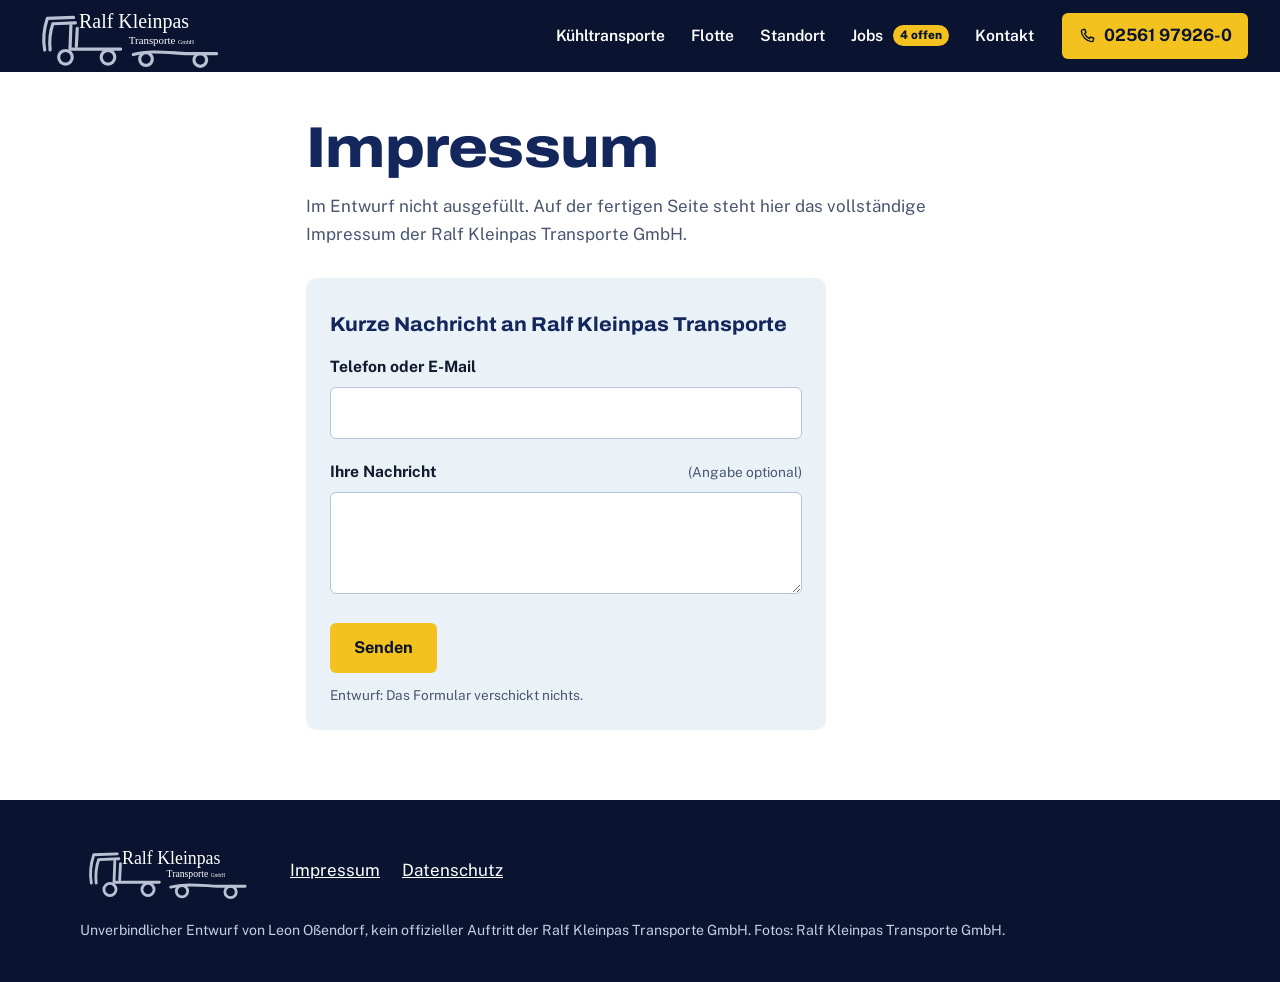
<file: impressum.html>
<!doctype html>
<html lang="de-DE">
<head>
<meta charset="utf-8">
<meta name="viewport" content="width=device-width, initial-scale=1">
<meta name="robots" content="noindex,nofollow">
<title>Impressum · Ralf Kleinpas Transporte GmbH (Entwurf)</title>
<meta name="description" content="Kühl- und Thermotransporte für Lebensmittel und Pharma, national und international. Seit 1999 aus Ahaus. Unverbindlicher Entwurf.">
<link rel="icon" href="img/favicon.svg" type="image/svg+xml">
<link rel="preload" href="fonts/archivo-var.woff2" as="font" type="font/woff2" crossorigin>
<link rel="stylesheet" href="css/site.css?v=4">
</head>
<body class="seite-unter">
<a class="springen" href="#inhalt">Zum Inhalt springen</a>

<svg width="0" height="0" style="position:absolute" aria-hidden="true">
  <symbol id="marke" viewBox="0 0 420 150">
    <g fill="none" stroke="currentColor" stroke-width="7" stroke-linecap="round" stroke-linejoin="round" class="marke-zug">
      <path d="M28 106 C24 84 26 60 34 36 L92 34"/>
      <path d="M40 106 C38 86 40 66 46 48 L96 46"/>
      <path d="M86 52 L84 104 L196 104"/>
      <path d="M100 58 L98 98"/>
      <path d="M224 116 C260 106 300 112 340 114 L408 114"/>
      <circle cx="74" cy="122" r="15"/><circle cx="168" cy="122" r="15"/><circle cx="252" cy="126" r="14"/><circle cx="372" cy="128" r="14"/>
    </g>
    <text x="104" y="58" class="marke-name">Ralf Kleinpas</text>
    <text x="214" y="92" class="marke-zusatz">Transporte <tspan class="marke-gmbh">GmbH</tspan></text>
  </symbol>
  <symbol id="pfeil" viewBox="0 0 24 24"><path d="M4 12h15m-6-6 6 6-6 6" fill="none" stroke="currentColor" stroke-width="2.2" stroke-linecap="round" stroke-linejoin="round"/></symbol>
  <symbol id="tel" viewBox="0 0 24 24"><path d="M6.6 3.5 9 3l1.7 4.3-2 1.4a12 12 0 0 0 6.6 6.6l1.4-2L21 15l-.5 2.4A2.4 2.4 0 0 1 18 19.5 15.5 15.5 0 0 1 4.5 6 2.4 2.4 0 0 1 6.6 3.5Z" fill="none" stroke="currentColor" stroke-width="1.9" stroke-linejoin="round"/></symbol>
</svg>

<header class="kopf" id="kopf">
  <div class="kopf__innen">
    <a class="kopf__marke" href="./" aria-label="Ralf Kleinpas Transporte GmbH, zur Startseite">
      <svg class="marke" role="img" aria-hidden="true"><use href="#marke"/></svg>
    </a>
    <nav class="kopf__nav" aria-label="Hauptmenü">
      <a href="./#kuehlkette">Kühltransporte</a>
      <a href="./#flotte">Flotte</a>
      <a href="./#standort">Standort</a>
      <a href="./#jobs" class="kopf__jobs">Jobs <span class="zahl">4 offen</span></a>
      <a href="./#kontakt">Kontakt</a>
    </nav>
    <a class="kopf__tel" href="tel:+492561979260"><svg aria-hidden="true"><use href="#tel"/></svg><span>02561 97926-0</span></a>
    <button class="kopf__menue" type="button" aria-expanded="false" aria-controls="handymenue">Menü</button>
  </div>
  <nav class="handymenue" id="handymenue" aria-label="Menü" hidden>
    <a href="./#kuehlkette">Kühltransporte</a>
    <a href="./#flotte">Flotte</a>
    <a href="./#standort">Standort Ahaus</a>
    <a href="./#jobs">Jobs <span class="zahl">4 offen</span></a>
    <a href="./#kontakt">Kontakt</a>
    <a href="tel:+492561979260" class="handymenue__tel">02561 97926-0 anrufen</a>
  </nav>
</header>

<main id="inhalt" class="seite"><div class="innen seite__text">
    <h1 class="titel">Impressum</h1>
    <p>Im Entwurf nicht ausgefüllt. Auf der fertigen Seite steht hier das vollständige Impressum der Ralf Kleinpas Transporte GmbH.</p>
    <form class="kurzform" novalidate>
      <h2 class="untertitel">Kurze Nachricht an Ralf Kleinpas Transporte</h2>
      <div class="feld"><label for="k-kontakt" class="feld__name">Telefon oder E-Mail</label><input id="k-kontakt" name="kontakt" type="text" required><p class="fehler" hidden>Bitte eine Telefonnummer oder E-Mail-Adresse angeben.</p></div>
      <div class="feld"><label for="k-text" class="feld__name">Ihre Nachricht <span class="opt">(Angabe optional)</span></label><textarea id="k-text" name="nachricht" rows="3"></textarea></div>
      <button class="knopf knopf--gelb" type="submit">Senden</button>
      <p class="demo-hinweis">Entwurf: Das Formular verschickt nichts.</p>
      <p class="kurzform__ok" hidden><strong>Danke.</strong> Auf der fertigen Seite käme die Nachricht als E-Mail an info@kleinpas-transporte.de.</p>
    </form>
  </div></main>

<footer class="fuss">
  <div class="innen fuss__innen">
    <svg class="marke marke--fuss" role="img" aria-label="Ralf Kleinpas Transporte GmbH"><use href="#marke"/></svg>
    <nav aria-label="Rechtliches"><a href="impressum.html">Impressum</a><a href="datenschutz.html">Datenschutz</a></nav>
    <p class="fuss__entwurf">Unverbindlicher Entwurf von Leon Oßendorf, kein offizieller Auftritt der Ralf Kleinpas Transporte GmbH. Fotos: Ralf Kleinpas Transporte GmbH.</p>
  </div>
</footer>

<nav class="leiste" aria-label="Schnellzugriff">
  <a href="tel:+492561979260"><svg aria-hidden="true"><use href="#tel"/></svg>Anrufen</a>
  <a href="./#kuehlkette">Anfrage</a>
  <a href="./#jobs" class="leiste__gelb">Bewerben</a>
</nav>

<script src="js/site.js?v=3" defer></script>
</body>
</html>
</file>
<file: css/site.css>
@font-face{font-family:"Archivo";src:url(../fonts/archivo-var.woff2) format("woff2");font-weight:100 900;font-stretch:62% 125%;font-display:swap}
@font-face{font-family:"Public Sans";src:url(../fonts/public-sans-var.woff2) format("woff2");font-weight:100 900;font-display:swap}
@font-face{font-family:"Plex Mono";src:url(../fonts/ibm-plex-mono-latin-500-normal.woff2) format("woff2");font-weight:500;font-display:swap}
@font-face{font-family:"Plex Mono";src:url(../fonts/ibm-plex-mono-latin-700-normal.woff2) format("woff2");font-weight:700;font-display:swap}

:root{
  --nacht:#0a1430;
  --blau:#14275c;
  --blau2:#1d3880;
  --stahl:#5d6b86;
  --eis:#eaf2f8;
  --eis2:#d6e5f0;
  --weiss:#fff;
  --text:#121a2e;
  --grau:#4a5570;
  --gelb:#f4c21f;
  --gelb-d:#d9a90b;
  --kalt:#57c4ff;
  --warm:#ffad3b;
  --r:6px;
  --breite:1200px;
  --kopfhoehe:72px;
}
*,*::before,*::after{box-sizing:border-box}
html{scroll-behavior:smooth;scroll-padding-top:calc(var(--kopfhoehe) + 12px);-webkit-text-size-adjust:100%}
@media (prefers-reduced-motion:reduce){html{scroll-behavior:auto}*{animation:none!important;transition:none!important}}
body{margin:0;font-family:"Public Sans",system-ui,sans-serif;font-size:1.0625rem;line-height:1.6;color:var(--text);background:var(--weiss)}
img{max-width:100%;height:auto;display:block}
a{color:inherit}
svg{fill:currentColor}
svg [hidden],[hidden]{display:none!important}
h1,h2,h3{margin:0}
.innen{max-width:var(--breite);margin-inline:auto;padding-inline:clamp(18px,4vw,40px)}
.nur-vorlesen{position:absolute;width:1px;height:1px;overflow:hidden;clip:rect(0 0 0 0);white-space:nowrap}
.springen{position:absolute;left:12px;top:-60px;z-index:100;background:var(--gelb);color:var(--nacht);padding:10px 16px;font-weight:700;border-radius:var(--r)}
.springen:focus{top:12px}
:focus-visible{outline:3px solid var(--gelb);outline-offset:3px}

/* Marke (nachgezeichnet) */
.marke{width:190px;height:68px;color:#b9c2d3;display:block}
.marke-name{font:400 44px/1 "Times New Roman",Times,"Liberation Serif",serif;fill:var(--weiss)}
.marke-zusatz{font:400 24px/1 "Times New Roman",Times,"Liberation Serif",serif;fill:var(--weiss)}
.marke-gmbh{font-size:13px}

/* Kopf */
.kopf{position:fixed;inset:0 0 auto 0;z-index:50;transition:background .35s ease,box-shadow .35s ease}
.kopf.ist-unten{background:rgba(10,20,48,.96);box-shadow:0 1px 0 rgba(255,255,255,.08)}
.kopf__innen{max-width:1320px;margin:auto;height:var(--kopfhoehe);display:flex;align-items:center;gap:28px;padding-inline:clamp(14px,3vw,32px)}
.kopf__marke{flex:none}
.kopf__nav{display:flex;gap:26px;margin-left:auto}
.kopf__nav a,.handymenue a{color:var(--weiss);text-decoration:none;font-weight:600;font-size:.98rem}
.kopf__nav a{position:relative;padding:6px 0}
.kopf__nav a::after{content:"";position:absolute;left:0;right:0;bottom:0;height:2px;background:var(--gelb);transform:scaleX(0);transform-origin:left;transition:transform .25s ease}
.kopf__nav a:hover::after{transform:scaleX(1)}
.zahl{display:inline-block;margin-left:6px;padding:1px 7px;border-radius:20px;background:var(--gelb);color:var(--nacht);font-size:.74rem;font-weight:800;vertical-align:2px}
.kopf__tel{display:flex;align-items:center;gap:8px;color:var(--nacht);background:var(--gelb);text-decoration:none;font-weight:700;padding:9px 16px;border-radius:var(--r);white-space:nowrap}
.kopf__tel svg{width:18px;height:18px;fill:none}
.kopf__menue{display:none;margin-left:auto;background:none;border:1.5px solid rgba(255,255,255,.6);color:var(--weiss);font:600 1rem "Public Sans",sans-serif;padding:8px 14px;border-radius:var(--r)}
.handymenue{background:var(--nacht);padding:8px 20px 22px;display:grid}
.handymenue a{padding:14px 0;border-bottom:1px solid rgba(255,255,255,.12);font-size:1.15rem}
.handymenue__tel{color:var(--gelb)!important}

/* Held */
.held{position:relative;min-height:100svh;min-height:100vh;display:grid;grid-template-rows:1fr auto;color:var(--weiss);background:var(--nacht);overflow:hidden}
@supports (min-height:100svh){.held{min-height:100svh}}
.held__bild{position:absolute;inset:0}
.held__bild img{width:100%;height:100%;object-fit:cover;object-position:50% 70%}
.held::before{content:"";position:absolute;inset:0;z-index:1;background:linear-gradient(180deg,rgba(10,20,48,.82) 0%,rgba(10,20,48,.35) 34%,rgba(10,20,48,.05) 55%,rgba(10,20,48,.55) 82%,rgba(10,20,48,.92) 100%)}
.held__text{position:relative;z-index:2;align-self:start;max-width:1320px;width:100%;margin:0 auto;padding:calc(var(--kopfhoehe) + clamp(28px,6vh,72px)) clamp(18px,4vw,40px) 0}
.held__ort{margin:0 0 10px;font-family:"Plex Mono",monospace;font-weight:500;font-size:.9rem;letter-spacing:.06em;color:var(--eis2)}
.held__titel{font-family:"Archivo",sans-serif;font-weight:850;font-stretch:118%;font-size:clamp(2.7rem,8.2vw,7.4rem);line-height:.9;letter-spacing:-.015em;text-transform:uppercase;text-shadow:0 2px 30px rgba(0,0,0,.35)}
.held__satz{max-width:30em;margin:22px 0 26px;font-size:clamp(1.05rem,1.6vw,1.3rem);color:#e6edf6}
.held__wege{display:flex;flex-wrap:wrap;gap:12px}
.held__titel,.held__satz,.held__wege,.held__ort{animation:hoch .8s cubic-bezier(.2,.7,.2,1) both}
.held__satz{animation-delay:.12s}.held__wege{animation-delay:.22s}
@keyframes hoch{from{opacity:0;transform:translateY(16px)}to{opacity:1;transform:none}}

/* Skala */
.skala{position:relative;z-index:2;max-width:1320px;width:100%;margin:0 auto;padding:0 clamp(18px,4vw,40px) clamp(22px,4vh,40px)}
.skala__band{position:relative;height:44px;border-radius:3px;background:linear-gradient(90deg,var(--kalt) 0%,#bfe7ff 44%,#f3f6f9 50%,#ffe0b0 56%,var(--warm) 100%);box-shadow:inset 0 0 0 1px rgba(255,255,255,.25)}
.skala__band span{position:absolute;left:var(--p);bottom:6px;transform:translateX(-50%);font:700 .8rem "Plex Mono",monospace;color:var(--nacht);white-space:nowrap}
.skala__band span:first-of-type{transform:none;left:8px}
.skala__band span:last-of-type{transform:none;left:auto;right:8px}
.skala__band::before{content:"";position:absolute;inset:0 0 auto 0;height:12px;background:repeating-linear-gradient(90deg,rgba(10,20,48,.55) 0 1px,transparent 1px 2%);}
.skala__marke{position:absolute;top:-8px;bottom:-8px;width:3px;background:var(--nacht);left:58%;box-shadow:0 0 0 2px var(--weiss);border-radius:2px;animation:pendel 9s ease-in-out infinite alternate}
@keyframes pendel{0%{left:58%}50%{left:14%}100%{left:66%}}
.skala__text{margin:10px 0 0;font-size:.92rem;color:#cdd8e8}

/* Knöpfe */
.knopf{display:inline-flex;align-items:center;justify-content:center;gap:10px;min-height:50px;padding:12px 22px;border-radius:var(--r);font:700 1.02rem/1.2 "Public Sans",sans-serif;text-decoration:none;border:2px solid transparent;cursor:pointer;transition:transform .2s ease,background .2s ease,color .2s ease,border-color .2s ease}
.knopf svg{width:20px;height:20px;fill:none;transition:transform .2s ease}
.knopf:hover svg{transform:translateX(3px)}
.knopf--gelb{background:var(--gelb);color:var(--nacht)}
.knopf--gelb:hover{background:#ffd23d}
.knopf--hell{border-color:rgba(255,255,255,.75);color:var(--weiss);background:rgba(10,20,48,.25)}
.knopf--hell:hover{background:var(--weiss);color:var(--nacht)}
.knopf--rahmen{border-color:var(--blau);color:var(--blau);background:transparent}
.knopf--rahmen:hover{background:var(--blau);color:var(--weiss)}
.knopf--leise{background:transparent;color:inherit;border-color:currentColor;opacity:.85}
.knopf--gross{min-height:58px;font-size:1.1rem;padding-inline:28px}

/* Überschriften */
.titel{font-family:"Archivo",sans-serif;font-weight:800;font-stretch:112%;font-size:clamp(2rem,4.6vw,3.6rem);line-height:.98;letter-spacing:-.01em;color:var(--blau)}
.titel--hell{color:var(--weiss)}
.vorspann{max-width:38em;font-size:1.13rem;color:var(--grau);margin:16px 0 0}
.vorspann--hell{color:#cfdbeb}
.untertitel{font-family:"Archivo",sans-serif;font-stretch:105%;font-weight:750;font-size:1.25rem;color:var(--blau);margin:6px 0 14px}

/* Kühlkette / Planer */
.kette{background:var(--eis);padding:clamp(64px,9vw,120px) 0 clamp(56px,8vw,100px)}
.kette__kopf{margin-bottom:34px}
.planer{display:grid;grid-template-columns:1.15fr 1fr;gap:26px 44px;align-items:start}
.planer__buehne{grid-column:1;grid-row:1 / span 2;background:var(--nacht);border-radius:10px;padding:22px 22px 18px;color:var(--weiss);position:sticky;top:calc(var(--kopfhoehe) + 16px)}
.planer__regler{grid-column:2;grid-row:1;background:var(--weiss);border-radius:10px;padding:24px clamp(18px,3vw,30px) 6px}
.planer__fahrt{grid-column:2;grid-row:2;background:var(--weiss);border-radius:10px;padding:26px clamp(18px,3vw,30px) 26px}
.anzeige{display:flex;flex-wrap:wrap;gap:10px;margin-bottom:16px}
.anzeige__feld{background:#050b1d;border:1px solid #233466;border-radius:6px;padding:8px 14px 9px;min-width:150px}
.anzeige__feld--klein{min-width:110px;margin-left:auto}
.anzeige__name{display:block;font:500 .72rem "Plex Mono",monospace;letter-spacing:.08em;text-transform:uppercase;color:#8ea0c4}
.anzeige__wert{display:block;font:700 1.9rem/1.1 "Plex Mono",monospace;color:#7fd6ff;letter-spacing:.02em;transition:color .3s ease}
.anzeige__wert.warm{color:#ffc069}
.anzeige__feld--klein .anzeige__wert{color:var(--weiss)}
.auflieger{width:100%;height:auto;display:block}
.auflieger__zug rect,.auflieger__zug path{fill:#2a4aa0}
.auflieger__zug .auflieger__scheibe{fill:#0b1533}
.auflieger__kasten{fill:#f2f5f9;stroke:#c9d4e3;stroke-width:2}
.auflieger__aggregat{fill:#3b4b6d}
.palette{transition:fill .35s ease,opacity .35s ease;stroke:#fff;stroke-width:2}
.palette--leer{fill:transparent;stroke:#c3cfde;stroke-dasharray:4 3}
.palette-oben{fill:none;stroke:var(--nacht);stroke-width:2;stroke-dasharray:5 4;opacity:.55}
.auflieger__wand{stroke:var(--gelb);stroke-width:6}
.planer__hinweis{margin:12px 0 0;font-size:.95rem;color:#cfdbeb;min-height:1.6em}

.feld{margin:0 0 20px;border:0;padding:0;min-width:0}
fieldset.feld>legend,.feld__name{display:flex;justify-content:space-between;align-items:baseline;gap:10px;width:100%;font-weight:700;font-size:.98rem;margin-bottom:8px;padding:0;color:var(--text)}
.feld__name output{font:700 1.05rem "Plex Mono",monospace;color:var(--blau2)}
.opt{font-weight:400;color:var(--grau);font-size:.86rem}
.feld__klein{font-size:.88rem;color:var(--grau);margin:8px 0 0}
input[type=text],input[type=date],input[type=email],input[type=tel],textarea{width:100%;font:inherit;font-size:1rem;color:var(--text);background:var(--weiss);border:1.5px solid #b7c4d6;border-radius:var(--r);padding:12px 14px;min-height:50px}
input::placeholder,textarea::placeholder{color:#6b7790}
input:focus,textarea:focus{border-color:var(--blau2);outline:2px solid var(--gelb);outline-offset:1px}
input[type=file]{font:inherit;font-size:.95rem;max-width:100%}
.raster2{display:grid;grid-template-columns:1fr 1fr;gap:0 16px}
.feld--breit{grid-column:1 / -1}
.fehler{color:#b3261e;font-weight:600;font-size:.92rem;margin:6px 0 0}
.feld.hat-fehler input{border-color:#b3261e}
.demo-hinweis{font-size:.85rem;color:var(--grau);margin:12px 0 0}
.demo-hinweis--hell{color:#a9b8d2}

.chips{display:flex;flex-wrap:wrap;gap:8px}
.chips label{position:relative}
.chips input{position:absolute;opacity:0;inset:0;margin:0;cursor:pointer}
.chips span{display:inline-flex;align-items:center;min-height:44px;padding:9px 15px;border:1.5px solid #b7c4d6;border-radius:40px;background:var(--weiss);font-weight:600;font-size:.95rem;transition:background .2s ease,border-color .2s ease,color .2s ease;cursor:pointer;user-select:none}
.chips input:checked+span{background:var(--blau);border-color:var(--blau);color:var(--weiss)}
.chips input:focus-visible+span{outline:3px solid var(--gelb);outline-offset:2px}
.chips label:hover span{border-color:var(--blau2)}

.regler{width:100%;appearance:none;-webkit-appearance:none;height:34px;background:transparent;cursor:pointer;margin:0}
.regler::-webkit-slider-runnable-track{height:10px;border-radius:6px;background:linear-gradient(90deg,var(--blau2),var(--blau2)) 0/var(--anteil,30%) 100% no-repeat,#cfdae7}
.regler::-moz-range-track{height:10px;border-radius:6px;background:#cfdae7}
.regler::-moz-range-progress{height:10px;border-radius:6px;background:var(--blau2)}
.regler--temp::-webkit-slider-runnable-track{background:linear-gradient(90deg,var(--kalt),#e8f4fb 50%,var(--warm))}
.regler--temp::-moz-range-track{background:linear-gradient(90deg,var(--kalt),#e8f4fb 50%,var(--warm))}
.regler--temp::-moz-range-progress{background:transparent}
.regler::-webkit-slider-thumb{-webkit-appearance:none;width:30px;height:30px;margin-top:-10px;border-radius:50%;background:var(--weiss);border:3px solid var(--nacht);box-shadow:0 2px 6px rgba(0,0,0,.25)}
.regler::-moz-range-thumb{width:26px;height:26px;border-radius:50%;background:var(--weiss);border:3px solid var(--nacht)}

.schalter{display:flex;align-items:center;gap:12px;margin:0 0 20px;font-weight:600;cursor:pointer;position:relative}
.schalter input{position:absolute;opacity:0;width:52px;height:30px;margin:0;z-index:1;cursor:pointer}
.schalter__knopf{flex:none;width:52px;height:30px;border-radius:20px;background:#c3cfdf;position:relative;transition:background .25s ease}
.schalter__knopf::after{content:"";position:absolute;top:3px;left:3px;width:24px;height:24px;border-radius:50%;background:var(--weiss);box-shadow:0 1px 3px rgba(0,0,0,.3);transition:transform .25s ease}
.schalter input:checked+.schalter__knopf{background:var(--blau2)}
.schalter input:checked+.schalter__knopf::after{transform:translateX(22px)}
.schalter input:focus-visible+.schalter__knopf{outline:3px solid var(--gelb);outline-offset:2px}

.bestaetigung{grid-column:1 / -1;background:var(--weiss);border-left:6px solid var(--gelb);border-radius:10px;padding:26px 28px;animation:hoch .5s ease both}
.bestaetigung__kopf{font-family:"Archivo",sans-serif;font-weight:800;font-stretch:110%;font-size:1.6rem;color:var(--blau);margin:0 0 8px}
.bestaetigung__klein{font-size:.92rem;color:var(--grau)}
.bestaetigung--dunkel{background:#101d44;color:var(--weiss)}
.bestaetigung--dunkel .bestaetigung__kopf{color:var(--weiss)}
.bestaetigung--dunkel .bestaetigung__klein{color:#b8c6dd}

/* Typenschild */
.typenschild{margin-top:22px;border-top:1px solid #233466;padding-top:18px}
.typenschild__titel{font:700 .78rem "Plex Mono",monospace;letter-spacing:.1em;text-transform:uppercase;color:#8ea0c4;margin-bottom:6px}
.typenschild__liste{display:grid;grid-template-columns:1fr 1fr;gap:0 20px;margin:0}
.typenschild__liste div{padding:10px 0 11px;border-bottom:1px solid #1d2c57}
.typenschild__liste dt{font:500 .74rem "Plex Mono",monospace;text-transform:uppercase;letter-spacing:.06em;color:#8ea0c4}
.typenschild__liste dd{margin:2px 0 0;font-weight:650;font-size:1rem;color:var(--weiss);line-height:1.35}

/* Flotte */
.flotte{position:relative;background:var(--nacht);color:var(--weiss);min-height:clamp(560px,60vw,900px);display:flex;align-items:flex-end;overflow:hidden}
.flotte__bild{position:absolute;inset:0}
.flotte__bild img{width:100%;height:100%;object-fit:cover;object-position:30% 50%;transform:scale(1.04);transition:transform 1.6s cubic-bezier(.2,.7,.2,1)}
.flotte.ist-da .flotte__bild img{transform:scale(1)}
.flotte::before{content:"";position:absolute;inset:0;z-index:1;background:linear-gradient(0deg,rgba(10,20,48,.95) 0%,rgba(10,20,48,.72) 28%,rgba(10,20,48,0) 52%)}
.flotte__text{position:relative;z-index:2;width:100%;padding-bottom:clamp(40px,6vw,80px)}
.flotte__text>p{max-width:36em;color:#dbe5f2;font-size:1.1rem}
.flotte__zitat{font-family:"Archivo",sans-serif;font-stretch:100%;font-style:normal;font-weight:600;font-size:1.15rem!important;color:var(--gelb)!important}

/* Standort */
.standort{padding-block:clamp(64px,9vw,120px)}
.standort__kopf{margin-bottom:30px}
.standort__raster{display:grid;grid-template-columns:2fr 1fr 1fr;gap:16px}
.kachel{margin:0;position:relative;border-radius:8px;overflow:hidden;background:var(--nacht);min-height:340px}
.kachel picture,.kachel img{position:absolute;inset:0;width:100%;height:100%;object-fit:cover}
.kachel img{transition:transform .6s ease}
.kachel:hover img{transform:scale(1.03)}
.kachel figcaption{position:absolute;left:0;right:0;bottom:0;padding:44px 18px 16px;color:var(--weiss);background:linear-gradient(0deg,rgba(10,20,48,.92),rgba(10,20,48,0));font-size:.95rem;line-height:1.4}
.kachel figcaption strong{display:block;font-family:"Archivo",sans-serif;font-stretch:110%;font-size:1.25rem;margin-bottom:2px}
.wasch{margin-top:16px;display:grid;grid-template-columns:1.2fr 1fr auto;gap:8px 32px;align-items:center;background:var(--eis);border-radius:8px;padding:24px clamp(18px,3vw,30px)}
.wasch h3{grid-column:1 / -1;font-family:"Archivo",sans-serif;font-stretch:108%;font-size:1.35rem;color:var(--blau)}
.wasch p{margin:0}
.wasch>.feld__klein{grid-column:2;margin-top:-4px}
.wasch .knopf{grid-column:3;grid-row:2 / span 2}
.zeiten{border-collapse:collapse;font-size:.98rem}
.zeiten th{text-align:left;padding:4px 16px 4px 0;font-weight:700;white-space:nowrap}
.zeiten td{padding:4px 0;font-family:"Plex Mono",monospace;font-size:.92rem}
.knopf svg[aria-hidden]{flex:none}
.wasch .knopf svg{fill:none}

/* Jobs */
.jobs{background:var(--blau);color:var(--weiss);padding-block:clamp(64px,9vw,120px);position:relative;overflow:hidden}
.jobs::before{content:"";position:absolute;right:-8%;top:-30%;width:60%;height:160%;background:repeating-linear-gradient(115deg,rgba(255,255,255,.035) 0 26px,transparent 26px 60px);pointer-events:none}
.jobs__innen{position:relative;display:grid;grid-template-columns:1fr 1fr;gap:28px 48px;align-items:start}
.jobs__kopf{grid-column:1 / -1}
.jobs .titel{font-size:clamp(2.4rem,6vw,4.6rem)}
.stellen{list-style:none;margin:0;padding:0;display:grid;gap:10px}
.stelle details{background:rgba(255,255,255,.06);border:1px solid rgba(255,255,255,.16);border-radius:8px;transition:background .2s ease}
.stelle--top details{background:rgba(244,194,31,.12);border-color:rgba(244,194,31,.6)}
.stelle summary{list-style:none;cursor:pointer;padding:18px 54px 18px 20px;position:relative}
.stelle summary::-webkit-details-marker{display:none}
.stelle summary::after{content:"";position:absolute;right:22px;top:50%;width:12px;height:12px;border-right:2.5px solid var(--gelb);border-bottom:2.5px solid var(--gelb);transform:translateY(-70%) rotate(45deg);transition:transform .25s ease}
.stelle details[open] summary::after{transform:translateY(-30%) rotate(-135deg)}
.stelle__name{display:block;font-family:"Archivo",sans-serif;font-stretch:104%;font-weight:750;font-size:1.2rem;line-height:1.25}
.stelle__art{display:block;font:500 .82rem "Plex Mono",monospace;color:#b8c6dd;margin-top:4px}
.stelle__mehr{padding:0 20px 20px;color:#dbe5f2}
.stelle__mehr p{margin:0 0 10px}
.stelle__mehr ul{margin:0 0 16px;padding-left:20px}

.bewerbung{background:var(--weiss);color:var(--text);border-radius:10px;padding:24px clamp(18px,3vw,30px) 26px;grid-column:2;grid-row:2 / span 2;position:sticky;top:calc(var(--kopfhoehe) + 16px)}
.bewerbung__kopf{display:flex;justify-content:space-between;align-items:center;gap:12px;flex-wrap:wrap;margin-bottom:18px}
.bewerbung h3{font-family:"Archivo",sans-serif;font-stretch:108%;font-size:1.4rem;color:var(--blau)}
.schritte{display:flex;gap:6px;list-style:none;margin:0;padding:0;font:500 .78rem "Plex Mono",monospace;counter-reset:s}
.schritte li{counter-increment:s;padding:5px 9px;border-radius:20px;background:#e3eaf3;color:var(--grau)}
.schritte li::before{content:counter(s) " "}
.schritte li.ist{background:var(--blau);color:var(--weiss)}
.schritte li.fertig{background:var(--gelb);color:var(--nacht)}
.schritt{border:0;padding:0;margin:0;min-width:0}
.schritt__frage{font-weight:800;font-size:1.15rem;margin-bottom:14px;padding:0}
.chips--gross span{min-height:52px;font-size:1.02rem;padding-inline:18px}
.schritt .weiter{margin-top:18px}
.schritt__knoepfe{display:flex;gap:10px;justify-content:space-between;margin-top:8px}
.schritt__knoepfe .knopf--leise{color:var(--grau)}
.team{margin:0;grid-column:1}
.team img{border-radius:8px;width:100%}
.team figcaption{font-size:.92rem;color:#c8d4e7;margin-top:8px}

/* Kontakt */
.kontakt{padding-block:clamp(64px,9vw,110px)}
.kontakt__raster{display:grid;grid-template-columns:1fr 1.3fr;gap:20px 40px;margin-top:30px}
.kontakt__karte p{margin:0 0 14px}
.kontakt__name{font-weight:800;font-size:1.15rem}
.kontakt__gross{font-family:"Archivo",sans-serif;font-stretch:112%;font-weight:800;font-size:clamp(1.8rem,3.6vw,2.6rem);color:var(--blau);text-decoration:none;line-height:1}
.pfeil-link{display:inline-flex;align-items:center;gap:8px;font-weight:700;color:var(--blau2)}
.pfeil-link svg{width:20px;height:20px;fill:none}
.kontakt__wege{display:grid;gap:10px}
.weg{display:block;padding:18px 54px 18px 20px;border:1.5px solid #c5d2e2;border-radius:8px;text-decoration:none;position:relative;transition:border-color .2s ease,background .2s ease}
.weg::after{content:"";position:absolute;right:22px;top:50%;width:11px;height:11px;border-right:2.5px solid var(--blau2);border-top:2.5px solid var(--blau2);transform:translateY(-50%) rotate(45deg)}
.weg:hover{border-color:var(--blau2);background:var(--eis)}
.weg strong{display:block;font-size:1.1rem;color:var(--blau)}
.weg span{color:var(--grau);font-size:.96rem}

/* Fuß */
.fuss{background:var(--nacht);color:#c3cfe2;padding:40px 0 calc(40px + env(safe-area-inset-bottom))}
.fuss__innen{display:flex;flex-wrap:wrap;align-items:center;gap:18px 40px}
.marke--fuss{width:170px;height:61px}
.fuss nav{display:flex;gap:22px}
.fuss nav a{color:var(--weiss)}
.fuss__entwurf{flex-basis:100%;margin:0;font-size:.88rem}

/* Leiste unten (Handy) */
.leiste{display:none}

/* Einblenden */
.zeigen{opacity:0;transform:translateY(22px);transition:opacity .7s ease,transform .7s cubic-bezier(.2,.7,.2,1)}
.zeigen.ist-da{opacity:1;transform:none}

/* Unterseiten */
.seite{padding:calc(var(--kopfhoehe) + 48px) 0 70px}
.seite-unter .kopf{background:var(--nacht)}
.seite__text{max-width:44em}
.seite__text p{color:var(--grau)}
.kurzform{max-width:520px;margin-top:30px;background:var(--eis);padding:24px;border-radius:10px}

@media (max-width:1060px){
  .kopf__nav{gap:18px}
  .kopf__tel span{display:none}
  .planer{grid-template-columns:1fr}
  .planer__buehne{position:relative;top:auto}
  .planer__buehne,.planer__regler,.planer__fahrt{grid-column:1;grid-row:auto}
  .jobs__innen{grid-template-columns:1fr}
  .bewerbung{grid-column:1;grid-row:auto;position:relative;top:auto}
  .team{grid-column:1}
}
@media (max-width:860px){
  :root{--kopfhoehe:64px}
  .kopf__nav{display:none}
  .kopf__tel{display:none}
  .kopf__menue{display:block}
  .kopf{background:rgba(10,20,48,.92)}
  .marke{width:150px;height:54px}
  .standort__raster{grid-template-columns:1fr 1fr}
  .kachel--gross{grid-column:1 / -1}
  .wasch{grid-template-columns:1fr}
  .wasch>.feld__klein,.wasch .knopf{grid-column:1;grid-row:auto;justify-self:start}
  .kontakt__raster{grid-template-columns:1fr}
}
@media (max-width:759px){
  body{padding-bottom:66px}
  .held{min-height:92svh}
  .held__bild img{object-position:50% 60%}
  .held__titel{font-stretch:100%;font-size:clamp(2.8rem,13.5vw,4.4rem)}
  .held__wege .knopf{flex:1 1 100%}
  .skala__band span:nth-child(2),.skala__band span:nth-child(4),.skala__band span:nth-child(6){display:none}
  .raster2{grid-template-columns:1fr}
  .anzeige__feld{min-width:0;flex:1 1 40%}
  .anzeige__wert{font-size:1.5rem}
  .kachel{min-height:280px}
  .standort__raster{grid-template-columns:1fr}
  .flotte{display:block;min-height:0}
  .flotte::before{display:none}
  .flotte__bild{position:relative;inset:auto;height:300px}
  .flotte__bild img{object-position:35% 40%}
  .flotte__text{padding-top:30px}
  .leiste{display:grid;grid-template-columns:1fr 1fr 1.2fr;position:fixed;left:0;right:0;bottom:0;z-index:60;background:var(--nacht);border-top:1px solid rgba(255,255,255,.12);padding-bottom:env(safe-area-inset-bottom)}
  .leiste a{display:flex;align-items:center;justify-content:center;gap:6px;min-height:58px;color:var(--weiss);text-decoration:none;font-weight:700;font-size:.98rem}
  .leiste svg{width:18px;height:18px;fill:none}
  .leiste__gelb{background:var(--gelb);color:var(--nacht)!important}
  .bewerbung{padding-inline:16px}
}
</file>
